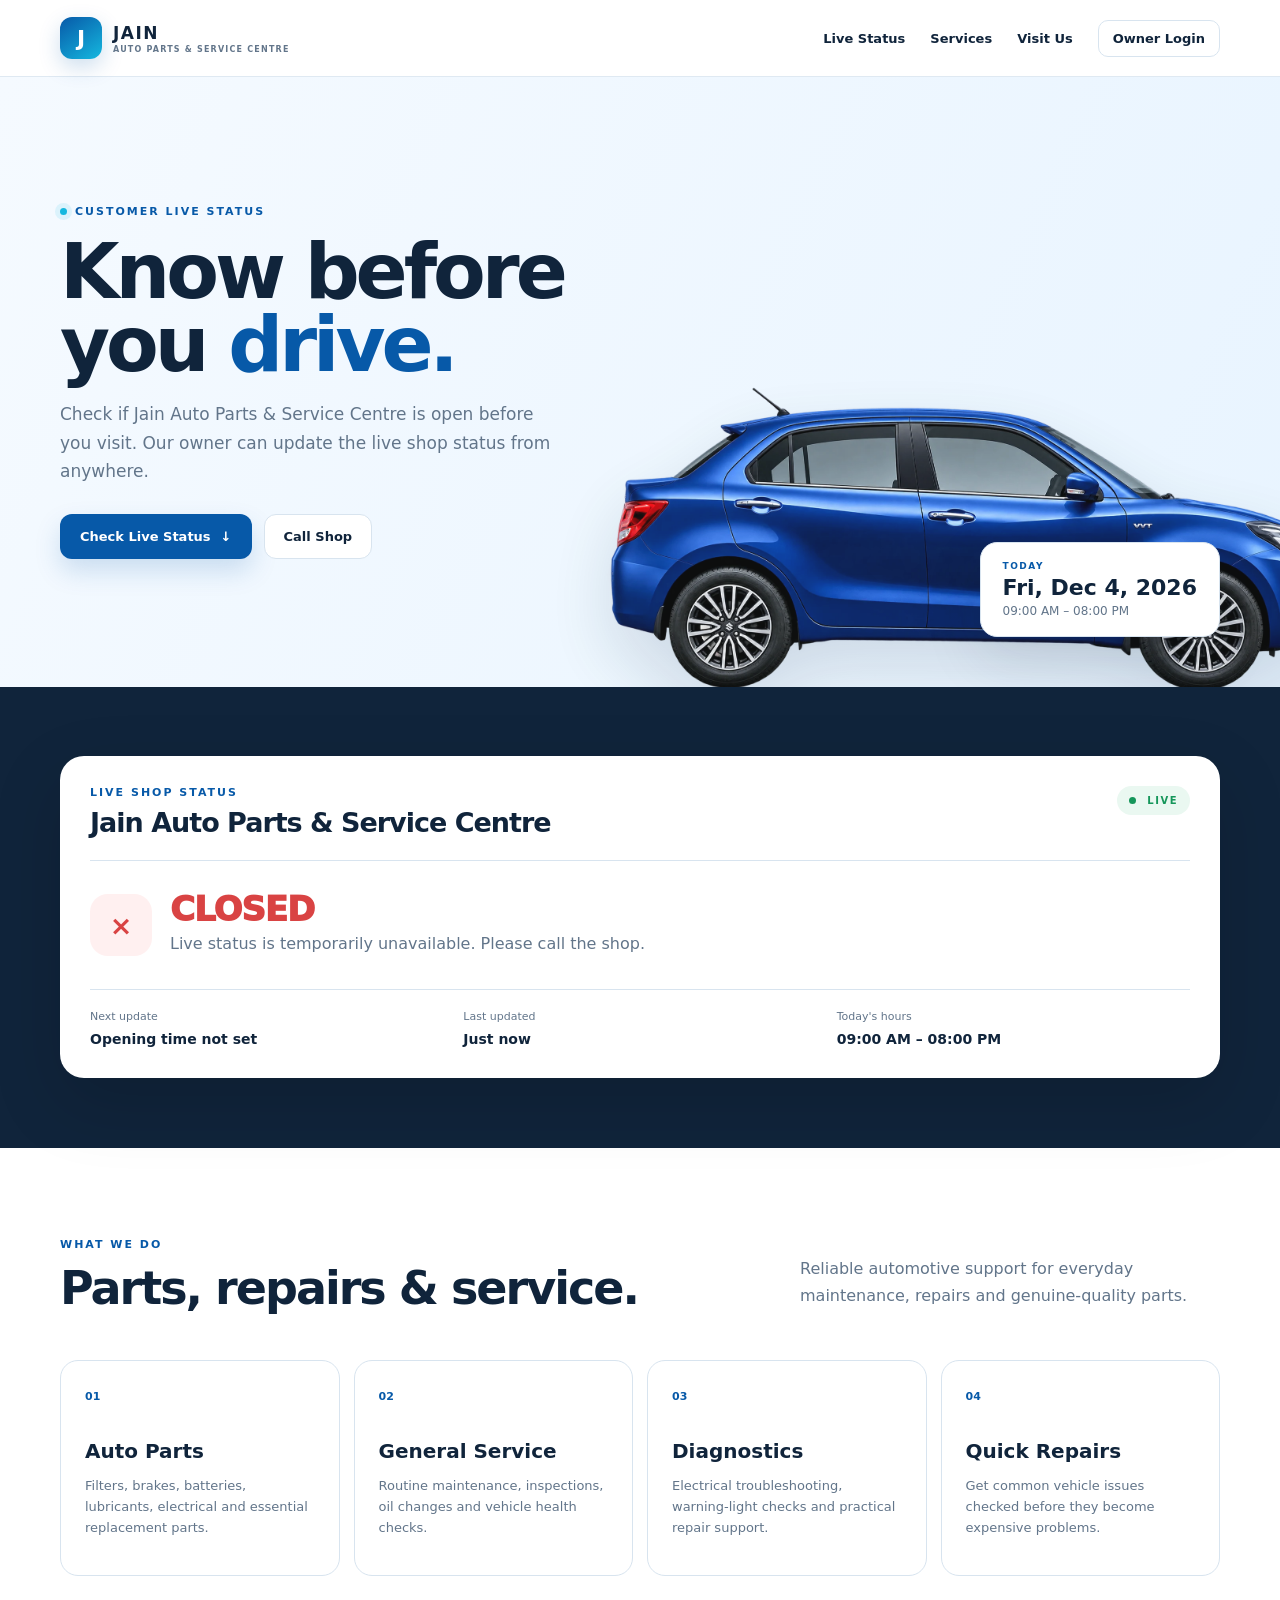
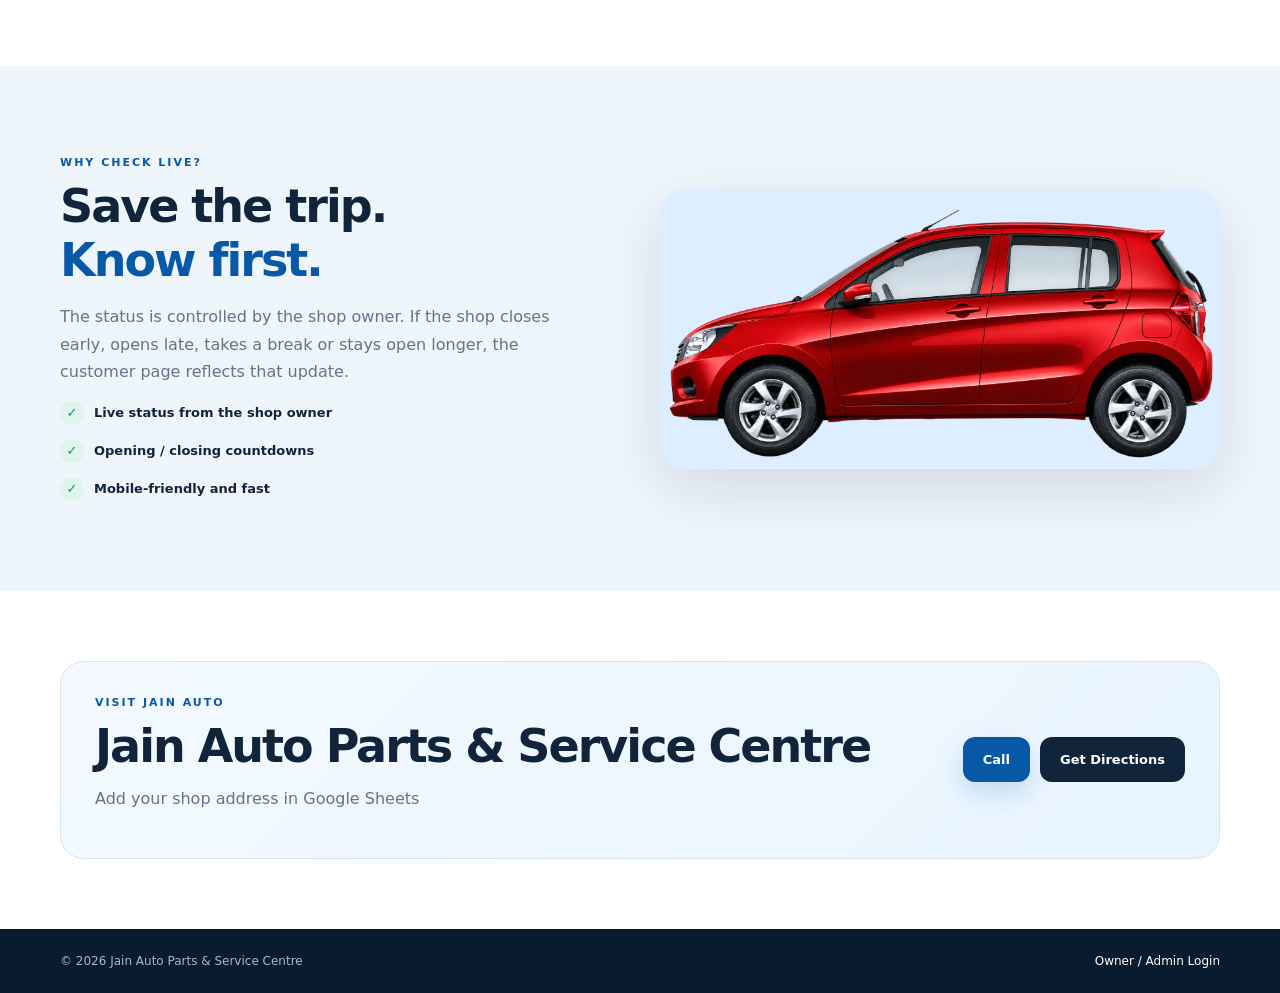
<file: index.html>
<!doctype html>
<html lang="en">
<head>
<meta charset="utf-8"><meta name="viewport" content="width=device-width,initial-scale=1">
<title>Jain Auto Parts & Service Centre | Live Shop Status</title>
<meta name="description" content="Check whether Jain Auto Parts & Service Centre is open right now, see today's timings, and contact the shop.">
<link rel="icon" href="assets/logo.webp">
<link rel="stylesheet" href="styles.css">
</head>
<body>
<header class="topbar"><div class="container nav">
  <a class="brand" href="#top"><span class="brand-mark">J</span><span><b>JAIN</b><small>AUTO PARTS & SERVICE CENTRE</small></span></a>
  <nav><a href="#status">Live Status</a><a href="#services">Services</a><a href="#visit">Visit Us</a><a class="admin-link" href="admin.html">Owner Login</a></nav>
  <button class="menu" aria-label="Open menu"><span></span><span></span><span></span></button>
</div></header>
<main id="top">
<section class="hero"><div class="hero-art"><img src="assets/bluecarhero.webp" alt="Car"></div><div class="container hero-grid">
  <div class="hero-copy"><div class="eyebrow"><i></i> CUSTOMER LIVE STATUS</div><h1>Know before you <em>drive.</em></h1><p>Check if Jain Auto Parts & Service Centre is open before you visit. Our owner can update the live shop status from anywhere.</p><div class="hero-actions"><a class="btn primary" href="#status">Check Live Status <span>↓</span></a><a class="btn ghost" id="heroCall" href="tel:+919999999999">Call Shop</a></div></div>
  <div class="floating-card"><span class="mini-label">TODAY</span><strong id="todayDate">—</strong><span id="todayHours">Hours loading…</span></div>
</div></section>
<section class="status-wrap" id="status"><div class="container">
  <div class="status-card" id="statusCard"><div class="status-top"><div><div class="eyebrow">LIVE SHOP STATUS</div><h2 id="shopName">Jain Auto Parts & Service Centre</h2></div><span class="live-pill"><i></i> LIVE</span></div>
    <div class="status-main"><div class="status-icon" id="statusIcon">✓</div><div><div class="status-word" id="statusWord">Checking…</div><p id="statusMessage">Connecting to the shop's live status.</p><div class="countdown" id="countdown"></div></div></div>
    <div class="status-meta"><div><span>Next update</span><b id="nextOpen">—</b></div><div><span>Last updated</span><b id="lastUpdated">—</b></div><div><span>Today's hours</span><b id="hours">—</b></div></div>
  </div>
</div></section>
<section class="section" id="services"><div class="container"><div class="section-head"><div><div class="eyebrow">WHAT WE DO</div><h2>Parts, repairs & service.</h2></div><p>Reliable automotive support for everyday maintenance, repairs and genuine-quality parts.</p></div>
<div class="service-grid"><article><span>01</span><h3>Auto Parts</h3><p>Filters, brakes, batteries, lubricants, electrical and essential replacement parts.</p></article><article><span>02</span><h3>General Service</h3><p>Routine maintenance, inspections, oil changes and vehicle health checks.</p></article><article><span>03</span><h3>Diagnostics</h3><p>Electrical troubleshooting, warning-light checks and practical repair support.</p></article><article><span>04</span><h3>Quick Repairs</h3><p>Get common vehicle issues checked before they become expensive problems.</p></article></div>
</div></section>
<section class="showcase"><div class="container showcase-grid"><div class="showcase-copy"><div class="eyebrow">WHY CHECK LIVE?</div><h2>Save the trip.<br><em>Know first.</em></h2><p>The status is controlled by the shop owner. If the shop closes early, opens late, takes a break or stays open longer, the customer page reflects that update.</p><div class="trust"><b>✓</b><span>Live status from the shop owner</span></div><div class="trust"><b>✓</b><span>Opening / closing countdowns</span></div><div class="trust"><b>✓</b><span>Mobile-friendly and fast</span></div></div><div class="car-photo"><img src="assets/redcarhero.webp" alt="Car service centre"></div></div></section>
<section class="visit" id="visit"><div class="container visit-card"><div><div class="eyebrow">VISIT JAIN AUTO</div><h2 id="visitName">Jain Auto Parts & Service Centre</h2><p id="address">Shop address will appear here after backend setup.</p></div><div class="visit-actions"><a class="btn primary" id="callBtn" href="tel:+919999999999">Call</a><a class="btn dark" id="mapBtn" target="_blank" rel="noopener" href="https://maps.google.com">Get Directions</a></div></div></section>
</main>
<footer><div class="container footer-in"><span>© <span id="year"></span> Jain Auto Parts & Service Centre</span><a href="admin.html">Owner / Admin Login</a></div></footer>
<script src="config.js"></script><script src="app.js"></script>
</body></html>
</file>
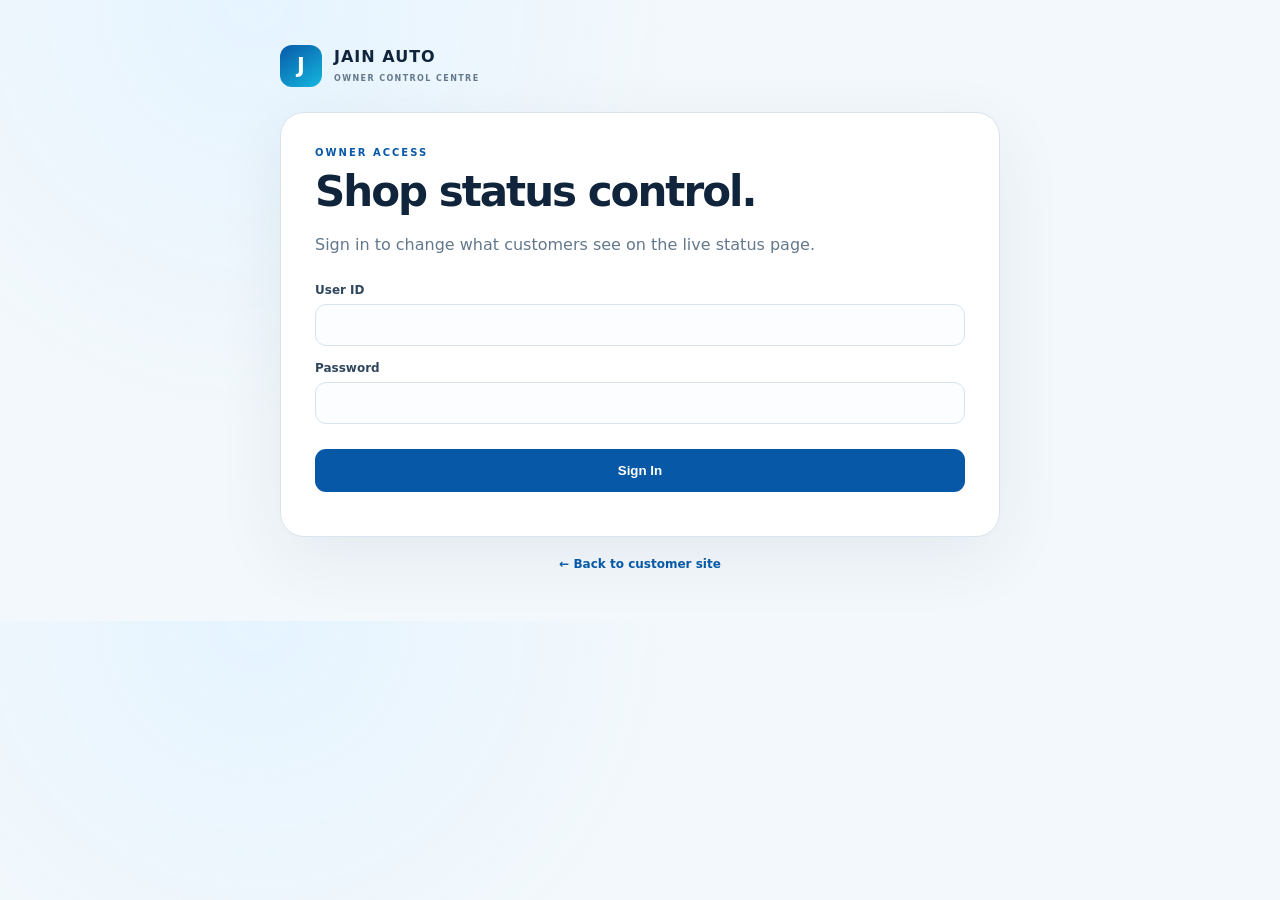
<file: admin.html>
<!doctype html><html lang="en"><head><meta charset="utf-8"><meta name="viewport" content="width=device-width,initial-scale=1"><title>Owner Login | Jain Auto</title><link rel="stylesheet" href="admin.css"></head><body><main class="shell">
<div class="brand"><span>J</span><div><b>JAIN AUTO</b><small>OWNER CONTROL CENTRE</small></div></div>
<section id="loginPanel" class="panel"><div class="eyebrow">OWNER ACCESS</div><h1>Shop status control.</h1><p>Sign in to change what customers see on the live status page.</p><form id="loginForm"><label>User ID<input id="userId" autocomplete="username" required></label><label>Password<input id="password" type="password" autocomplete="current-password" required></label><button class="btn" type="submit">Sign In</button><div class="error" id="loginError"></div></form></section>
<section id="dash" class="panel hidden"><div class="dash-head"><div><div class="eyebrow">OWNER DASHBOARD</div><h1 id="dashName">Jain Auto</h1></div><button id="logout" class="linkbtn">Log out</button></div><div class="current"><span>Current customer status</span><strong id="currentStatus">—</strong></div><div class="quick"><button data-mode="OPEN">OPEN NOW</button><button data-mode="CLOSED">CLOSE SHOP</button><button data-mode="BREAK">ON BREAK</button></div><div class="form-grid"><label>Open / close status<select id="mode"><option value="OPEN">Open</option><option value="CLOSED">Closed</option><option value="BREAK">Break</option></select></label><label>Keep open until <small>(optional)</small><input id="openUntil" type="datetime-local"></label><label>Next opening time <small>(optional)</small><input id="nextOpenAt" type="datetime-local"></label><label>Today's hours<input id="hours" placeholder="09:00 AM – 08:00 PM"></label></div><label>Customer message<textarea id="message" rows="3" placeholder="Example: Open today until 8:00 PM. Walk-ins welcome."></textarea></label><button class="btn save" id="save">Update Live Status</button><div id="saveMsg" class="save-msg"></div><div class="tips"><b>Quick presets</b><span>Use OPEN NOW, CLOSE SHOP or ON BREAK for instant changes. For a temporary opening, choose an exact “Keep open until” time.</span></div></section>
<a class="back" href="index.html">← Back to customer site</a></main><script src="config.js"></script><script src="admin.js"></script></body></html>
</file>
<file: styles.css>
:root{--ink:#10243b;--blue:#0759a8;--blue2:#0b78d0;--cyan:#15b8df;--soft:#eef5fb;--line:#d8e4ef;--muted:#62758a;--green:#15965a;--red:#d94343;--amber:#d58a12;--white:#fff;--shadow:0 20px 60px rgba(16,36,59,.12)}*{box-sizing:border-box}html{scroll-behavior:smooth}body{margin:0;font-family:Inter,ui-sans-serif,system-ui,-apple-system,Segoe UI,Roboto,Arial,sans-serif;color:var(--ink);background:#fff}.container{width:min(1160px,92%);margin:auto}.topbar{position:sticky;top:0;z-index:20;background:rgba(255,255,255,.9);backdrop-filter:blur(16px);border-bottom:1px solid rgba(216,228,239,.8)}.nav{height:76px;display:flex;align-items:center;justify-content:space-between}.brand{display:flex;gap:11px;align-items:center;color:var(--ink);text-decoration:none}.brand-mark{width:42px;height:42px;border-radius:12px;background:linear-gradient(145deg,var(--blue),var(--cyan));color:#fff;display:grid;place-items:center;font-size:22px;font-weight:900;box-shadow:0 8px 22px #0759a833}.brand b{display:block;font-size:17px;letter-spacing:1.5px}.brand small{display:block;font-size:8px;letter-spacing:1.2px;color:var(--muted);font-weight:800;margin-top:2px}.nav nav{display:flex;align-items:center;gap:25px}.nav a{color:var(--ink);text-decoration:none;font-size:13px;font-weight:750}.admin-link{padding:10px 14px;border:1px solid var(--line);border-radius:10px}.menu{display:none;background:none;border:0}.menu span{display:block;width:25px;height:2px;background:var(--ink);margin:5px}.hero{position:relative;overflow:hidden;min-height:610px;background:linear-gradient(115deg,#f5faff,#e8f4ff)}.hero-art{position:absolute;right:-5%;bottom:-20px;width:58%;opacity:.95}.hero-art img{width:100%;filter:drop-shadow(0 30px 35px #082b4b26)}.hero-grid{position:relative;min-height:610px;display:grid;grid-template-columns:52% 48%;align-items:center}.hero-copy{padding:70px 0}.eyebrow{font-size:11px;letter-spacing:2px;font-weight:900;color:var(--blue);display:flex;gap:8px;align-items:center}.eyebrow i{width:7px;height:7px;border-radius:50%;background:var(--cyan);box-shadow:0 0 0 5px #15b8df1c}h1{font-size:clamp(48px,6vw,78px);line-height:.95;letter-spacing:-4px;margin:18px 0;color:#10243b}h1 em,h2 em{font-style:normal;color:var(--blue)}.hero-copy p{max-width:510px;color:var(--muted);font-size:17px;line-height:1.7}.hero-actions{display:flex;gap:12px;margin-top:28px}.btn{display:inline-flex;align-items:center;justify-content:center;gap:10px;text-decoration:none;border-radius:12px;padding:14px 19px;font-weight:850;font-size:13px;border:1px solid transparent;cursor:pointer}.btn.primary{background:var(--blue);color:#fff;box-shadow:0 12px 26px #0759a82b}.btn.ghost{background:#fff;color:var(--ink);border-color:var(--line)}.btn.dark{background:#10243b;color:#fff}.floating-card{justify-self:end;align-self:end;margin:0 0 50px;padding:18px 22px;background:#fff;border:1px solid var(--line);border-radius:17px;box-shadow:var(--shadow);min-width:220px;display:grid;gap:4px}.mini-label{font-size:9px;letter-spacing:1.5px;font-weight:900;color:var(--blue)}.floating-card strong{font-size:22px}.floating-card span:last-child{font-size:12px;color:var(--muted)}.status-wrap{margin-top:-1px;background:var(--ink);padding:70px 0}.status-card{background:#fff;border-radius:24px;padding:30px;box-shadow:0 25px 70px #00000026}.status-top{display:flex;justify-content:space-between;align-items:start;border-bottom:1px solid var(--line);padding-bottom:22px}.status-top h2{font-size:27px;margin:8px 0 0;letter-spacing:-1px}.live-pill{font-size:10px;font-weight:900;letter-spacing:1.5px;color:var(--green);background:#eaf8f1;padding:9px 12px;border-radius:99px}.live-pill i{display:inline-block;width:7px;height:7px;border-radius:50%;background:var(--green);margin-right:6px;animation:pulse 1.5s infinite}.status-main{display:flex;align-items:center;gap:18px;padding:28px 0}.status-icon{width:62px;height:62px;border-radius:18px;display:grid;place-items:center;background:#eaf8f1;color:var(--green);font-size:27px;font-weight:900}.status-word{font-size:34px;font-weight:950;letter-spacing:-1px}.status-main p{margin:5px 0 0;color:var(--muted)}.countdown{font-weight:800;color:var(--blue);font-size:13px;margin-top:8px}.status-meta{display:grid;grid-template-columns:repeat(3,1fr);border-top:1px solid var(--line);padding-top:20px;gap:20px}.status-meta span{display:block;color:var(--muted);font-size:11px;margin-bottom:6px}.status-meta b{font-size:14px}.section{padding:90px 0}.section-head{display:flex;justify-content:space-between;align-items:end;margin-bottom:35px}.section-head h2,.showcase h2,.visit h2{font-size:46px;letter-spacing:-2px;margin:10px 0}.section-head>p{max-width:420px;color:var(--muted);line-height:1.7}.service-grid{display:grid;grid-template-columns:repeat(4,1fr);gap:14px}.service-grid article{border:1px solid var(--line);border-radius:18px;padding:24px;min-height:210px;transition:.25s}.service-grid article:hover{transform:translateY(-5px);box-shadow:var(--shadow)}.service-grid span{color:var(--blue);font-weight:900;font-size:11px}.service-grid h3{font-size:20px;margin:35px 0 10px}.service-grid p{font-size:13px;color:var(--muted);line-height:1.6}.showcase{background:var(--soft);padding:90px 0;overflow:hidden}.showcase-grid{display:grid;grid-template-columns:1fr 1fr;align-items:center;gap:40px}.showcase-copy p{color:var(--muted);line-height:1.7;max-width:500px}.trust{display:flex;align-items:center;gap:10px;margin-top:14px;font-size:13px;font-weight:750}.trust b{width:24px;height:24px;border-radius:50%;display:grid;place-items:center;background:#dff5eb;color:var(--green)}.car-photo{border-radius:26px;overflow:hidden;box-shadow:var(--shadow);background:#dceeff}.car-photo img{width:100%;display:block}.visit{padding:70px 0}.visit-card{background:linear-gradient(135deg,#f4f9ff,#e8f5ff);border:1px solid var(--line);border-radius:24px;padding:34px;display:flex;justify-content:space-between;align-items:center}.visit-card p{color:var(--muted);max-width:600px}.visit-actions{display:flex;gap:10px;flex-wrap:wrap}footer{background:#091b2e;color:#a9b8c8;padding:25px 0;font-size:12px}.footer-in{display:flex;justify-content:space-between}.footer-in a{color:#fff;text-decoration:none}@keyframes pulse{50%{opacity:.35}}@media(max-width:800px){.nav nav{display:none}.menu{display:block}.nav.mobile nav{display:flex;position:absolute;top:76px;left:0;right:0;background:#fff;padding:18px 4%;flex-direction:column;align-items:flex-start;border-bottom:1px solid var(--line)}.hero{min-height:650px}.hero-grid{display:block;min-height:650px}.hero-copy{padding-top:60px}.hero-art{width:120%;right:-35%;bottom:25px;opacity:.42}.floating-card{position:absolute;right:0;bottom:25px;margin:0}.service-grid{grid-template-columns:1fr 1fr}.section-head,.visit-card{display:block}.section-head>p{margin-top:18px}.showcase-grid{grid-template-columns:1fr}.visit-actions{margin-top:25px}.status-meta{grid-template-columns:1fr 1fr}.status-meta div:last-child{grid-column:1/-1}.section-head h2,.showcase h2,.visit h2{font-size:38px}}@media(max-width:520px){h1{font-size:48px;letter-spacing:-2.5px}.hero-copy p{font-size:15px}.hero-actions{flex-wrap:wrap}.service-grid{grid-template-columns:1fr}.status-card{padding:22px}.status-top h2{font-size:21px}.status-word{font-size:28px}.status-main{align-items:flex-start}.status-meta{grid-template-columns:1fr}.status-meta div:last-child{grid-column:auto}.footer-in{display:grid;gap:10px}}
</file>
<file: admin.css>
:root{--ink:#10243b;--blue:#0759a8;--cyan:#15b8df;--line:#d8e4ef;--muted:#64788c;--bg:#f3f8fc;--green:#15965a;--red:#d94343}*{box-sizing:border-box}body{margin:0;background:radial-gradient(circle at 20% 0,#e5f4ff,transparent 35%),var(--bg);font-family:Inter,system-ui,-apple-system,Segoe UI,Arial;color:var(--ink)}.shell{width:min(720px,92%);margin:0 auto;padding:45px 0 30px}.brand{display:flex;gap:12px;align-items:center;margin-bottom:25px}.brand>span{width:42px;height:42px;border-radius:12px;background:linear-gradient(145deg,var(--blue),var(--cyan));color:#fff;display:grid;place-items:center;font-size:21px;font-weight:900}.brand b{display:block;letter-spacing:1px}.brand small{font-size:8px;letter-spacing:1.4px;color:var(--muted);font-weight:800}.panel{background:#fff;border:1px solid var(--line);border-radius:24px;padding:34px;box-shadow:0 20px 70px #10243b12}.hidden{display:none}.eyebrow{font-size:10px;font-weight:900;letter-spacing:2px;color:var(--blue)}h1{font-size:42px;letter-spacing:-2px;margin:9px 0 8px}p{color:var(--muted);line-height:1.6}form{margin-top:25px}label{display:block;font-size:12px;font-weight:850;margin:15px 0;color:#30475e}input,select,textarea{display:block;width:100%;margin-top:7px;padding:13px 14px;border:1px solid var(--line);border-radius:11px;font:inherit;color:var(--ink);background:#fbfdff;outline:none}input:focus,select:focus,textarea:focus{border-color:var(--blue);box-shadow:0 0 0 4px #0759a812}.btn{width:100%;border:0;background:var(--blue);color:#fff;padding:14px;border-radius:11px;font-weight:900;cursor:pointer;margin-top:10px}.error{color:var(--red);font-size:12px;margin-top:10px}.dash-head{display:flex;justify-content:space-between;align-items:start}.dash-head h1{font-size:30px}.linkbtn{border:0;background:none;color:var(--blue);font-weight:800;cursor:pointer}.current{margin:25px 0;padding:18px;border-radius:15px;background:#eef6fd;display:flex;justify-content:space-between;align-items:center}.current span{font-size:12px;color:var(--muted)}.current strong{font-size:16px}.quick{display:grid;grid-template-columns:repeat(3,1fr);gap:10px;margin:15px 0 25px}.quick button{padding:13px;border:1px solid var(--line);background:#fff;border-radius:10px;font-weight:850;color:var(--ink);cursor:pointer}.quick button:hover{border-color:var(--blue);color:var(--blue)}.form-grid{display:grid;grid-template-columns:1fr 1fr;gap:5px 15px}.save{margin-top:18px}.save-msg{font-size:12px;color:var(--green);margin-top:10px}.tips{margin-top:25px;padding:15px;border-top:1px solid var(--line);font-size:12px;color:var(--muted);display:grid;gap:6px}.tips b{color:var(--ink)}.back{display:block;text-align:center;margin:20px;color:var(--blue);text-decoration:none;font-size:12px;font-weight:800}@media(max-width:560px){.shell{padding-top:25px}.panel{padding:24px}h1{font-size:35px}.quick{grid-template-columns:1fr}.form-grid{grid-template-columns:1fr}}
</file>
